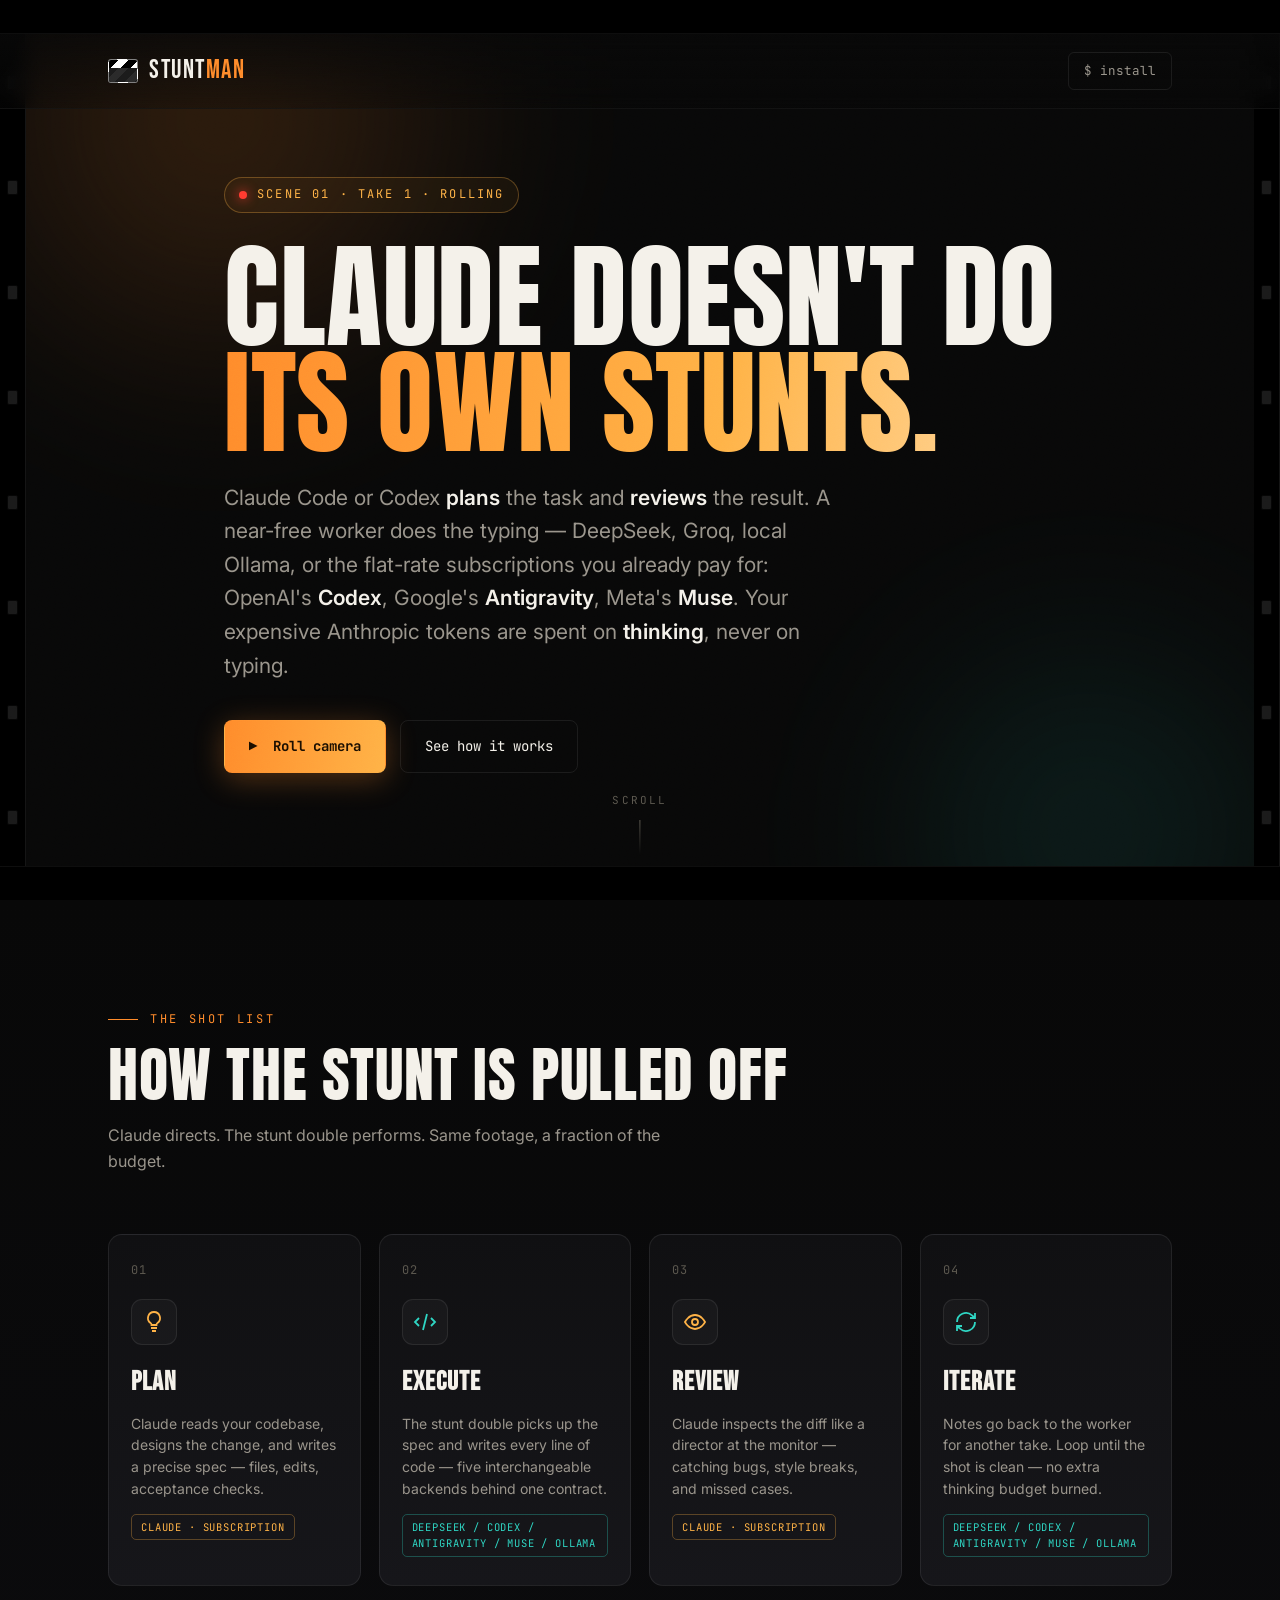
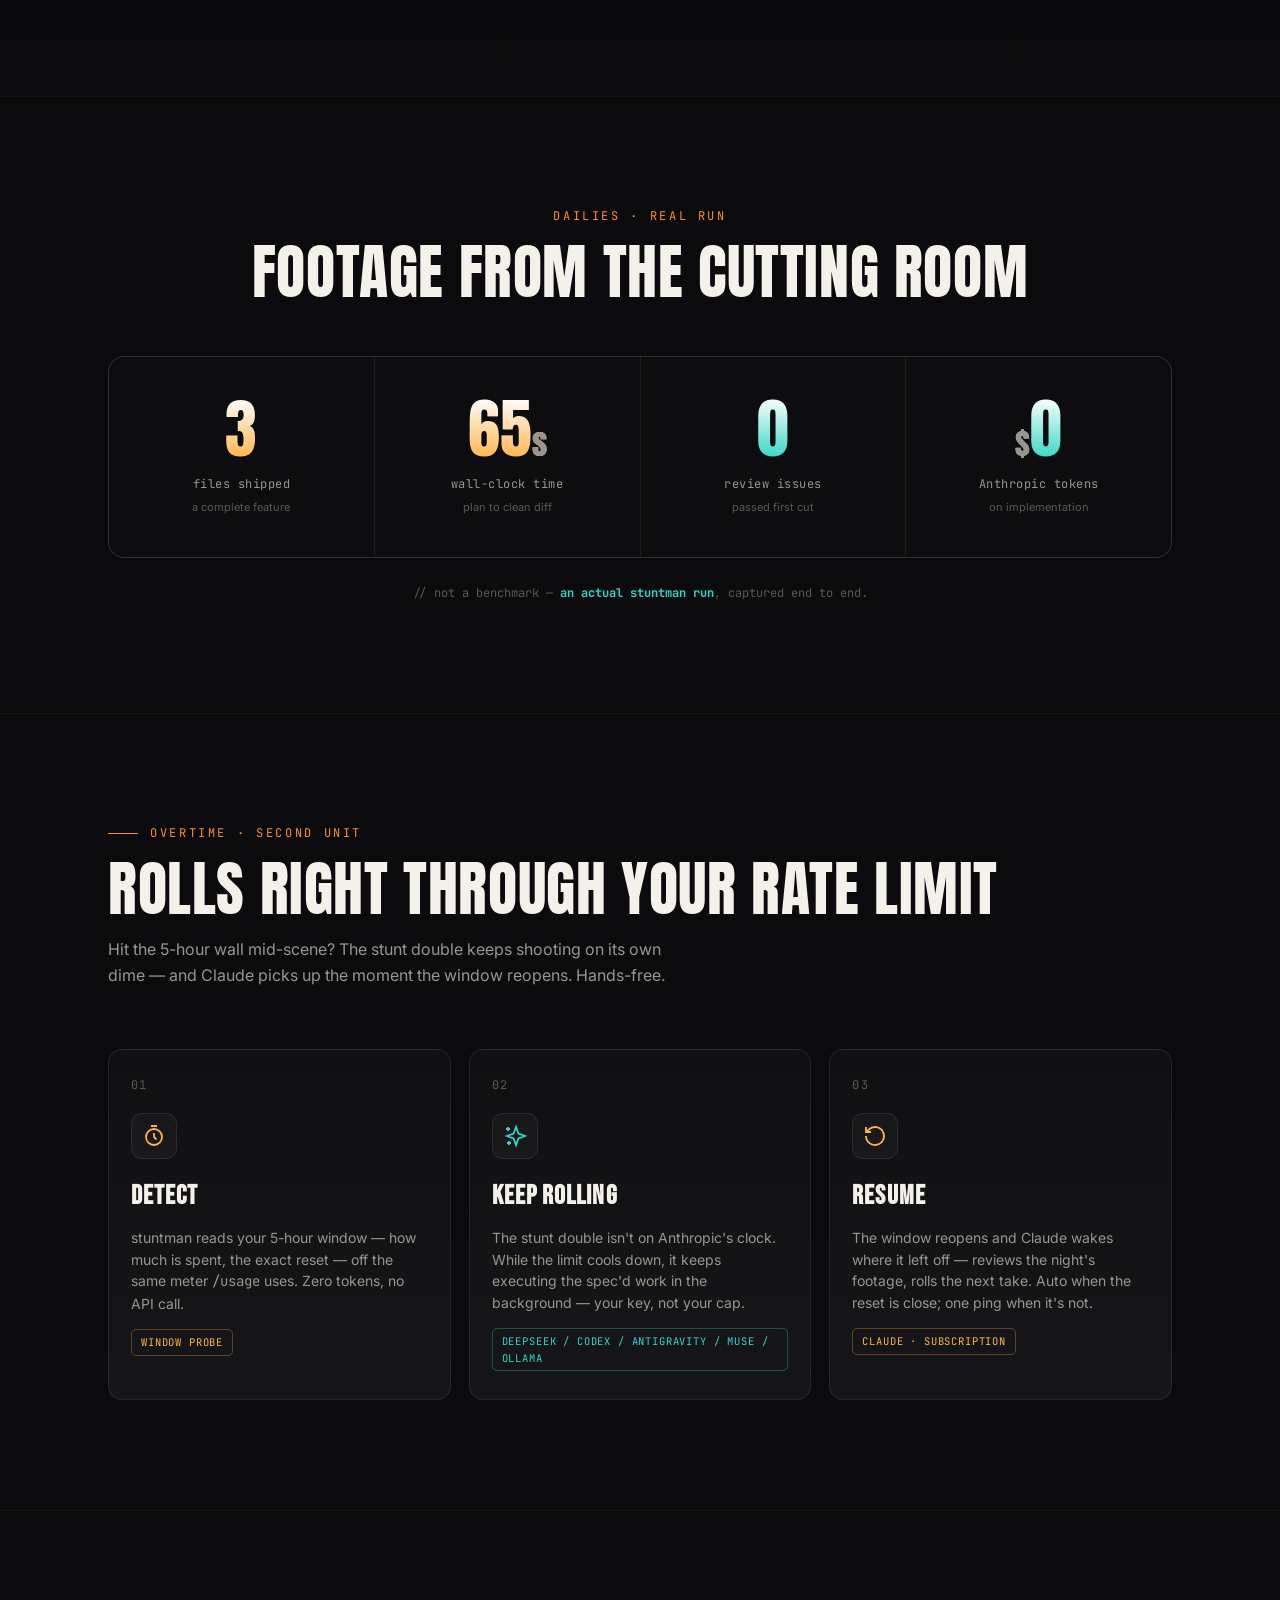
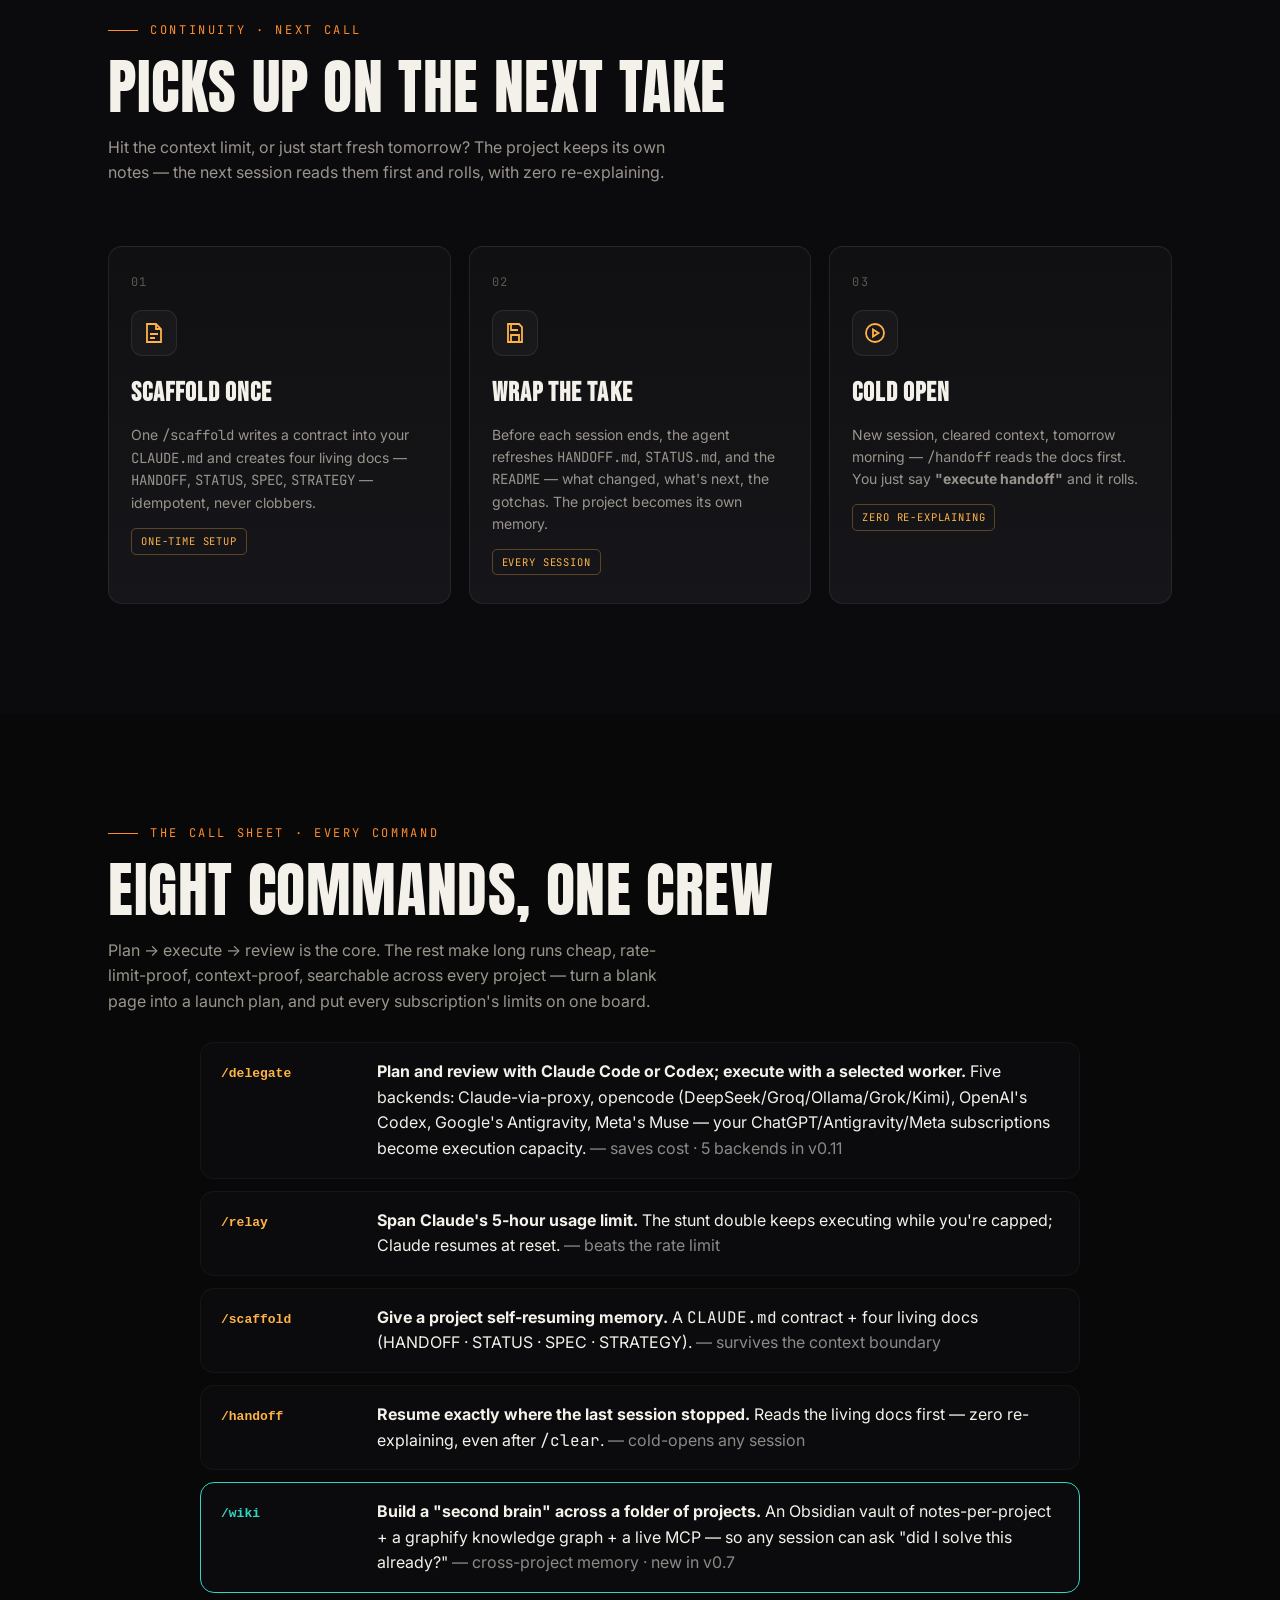
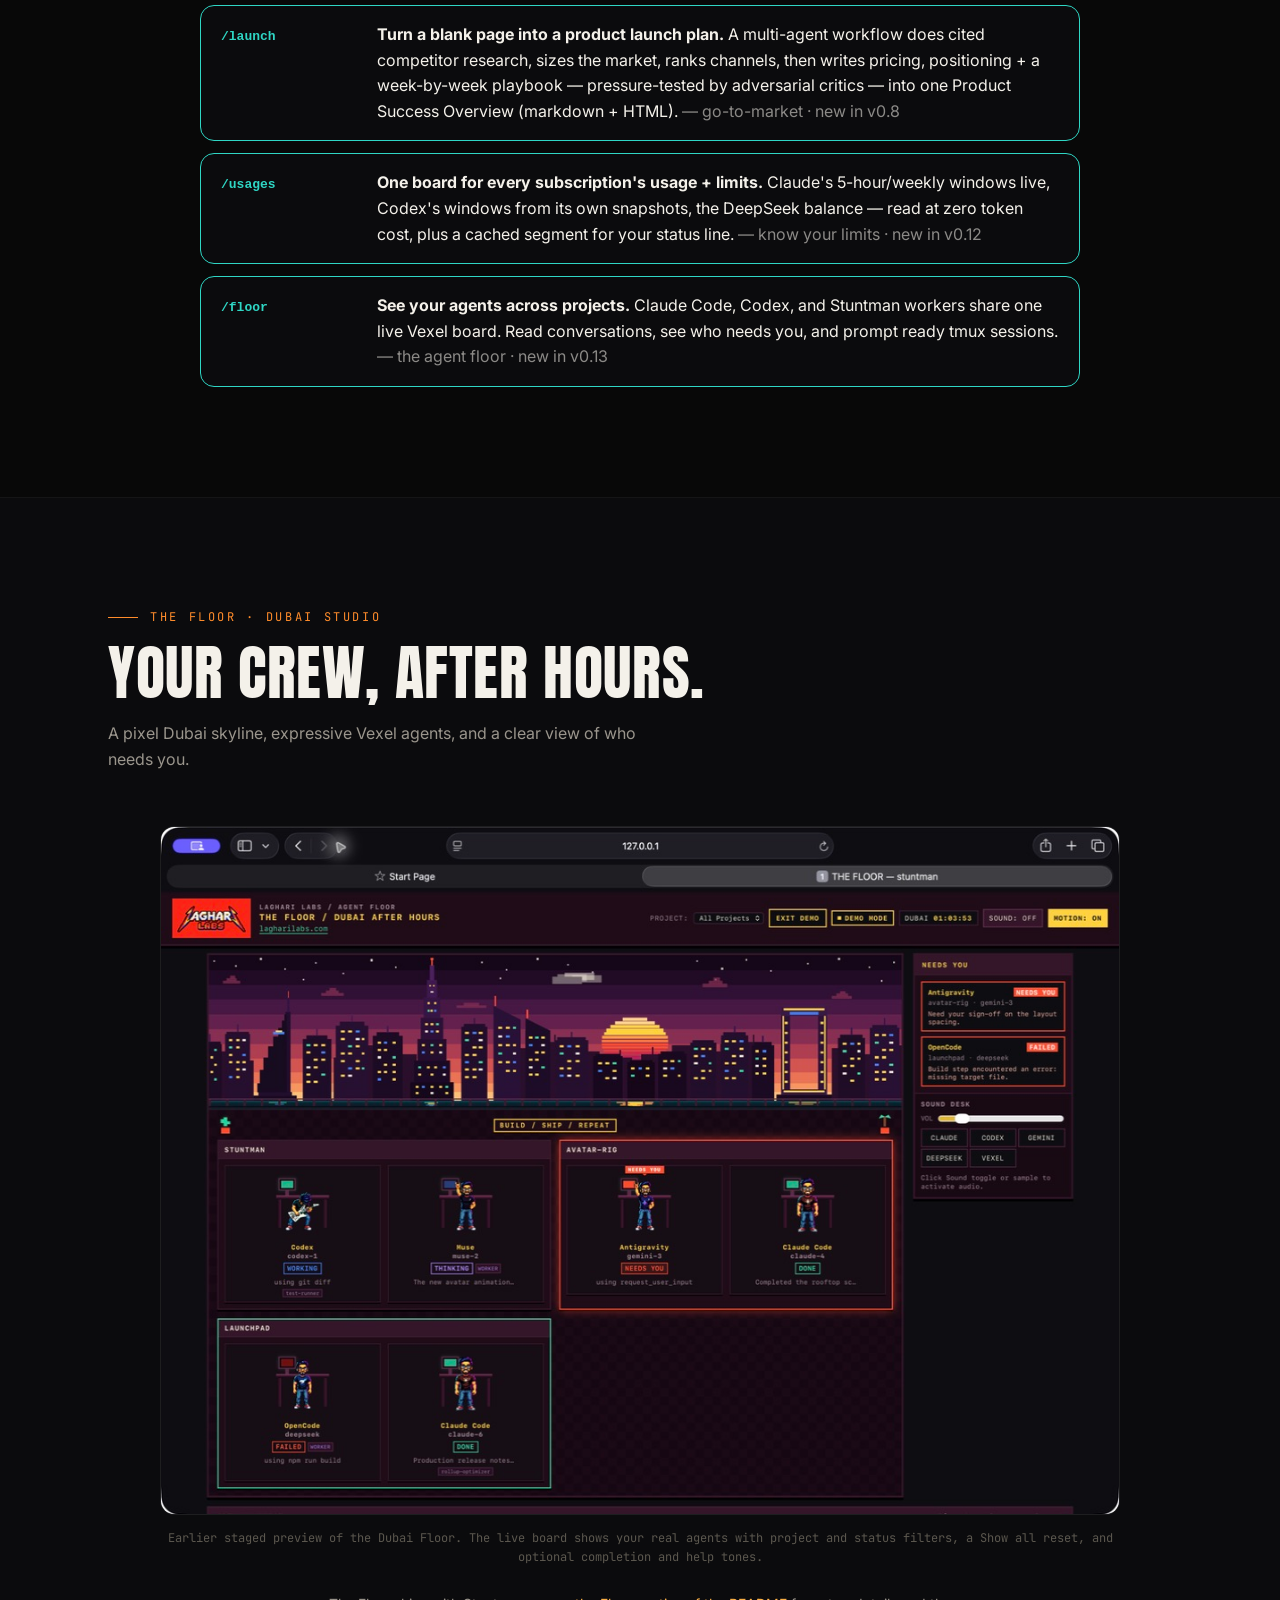
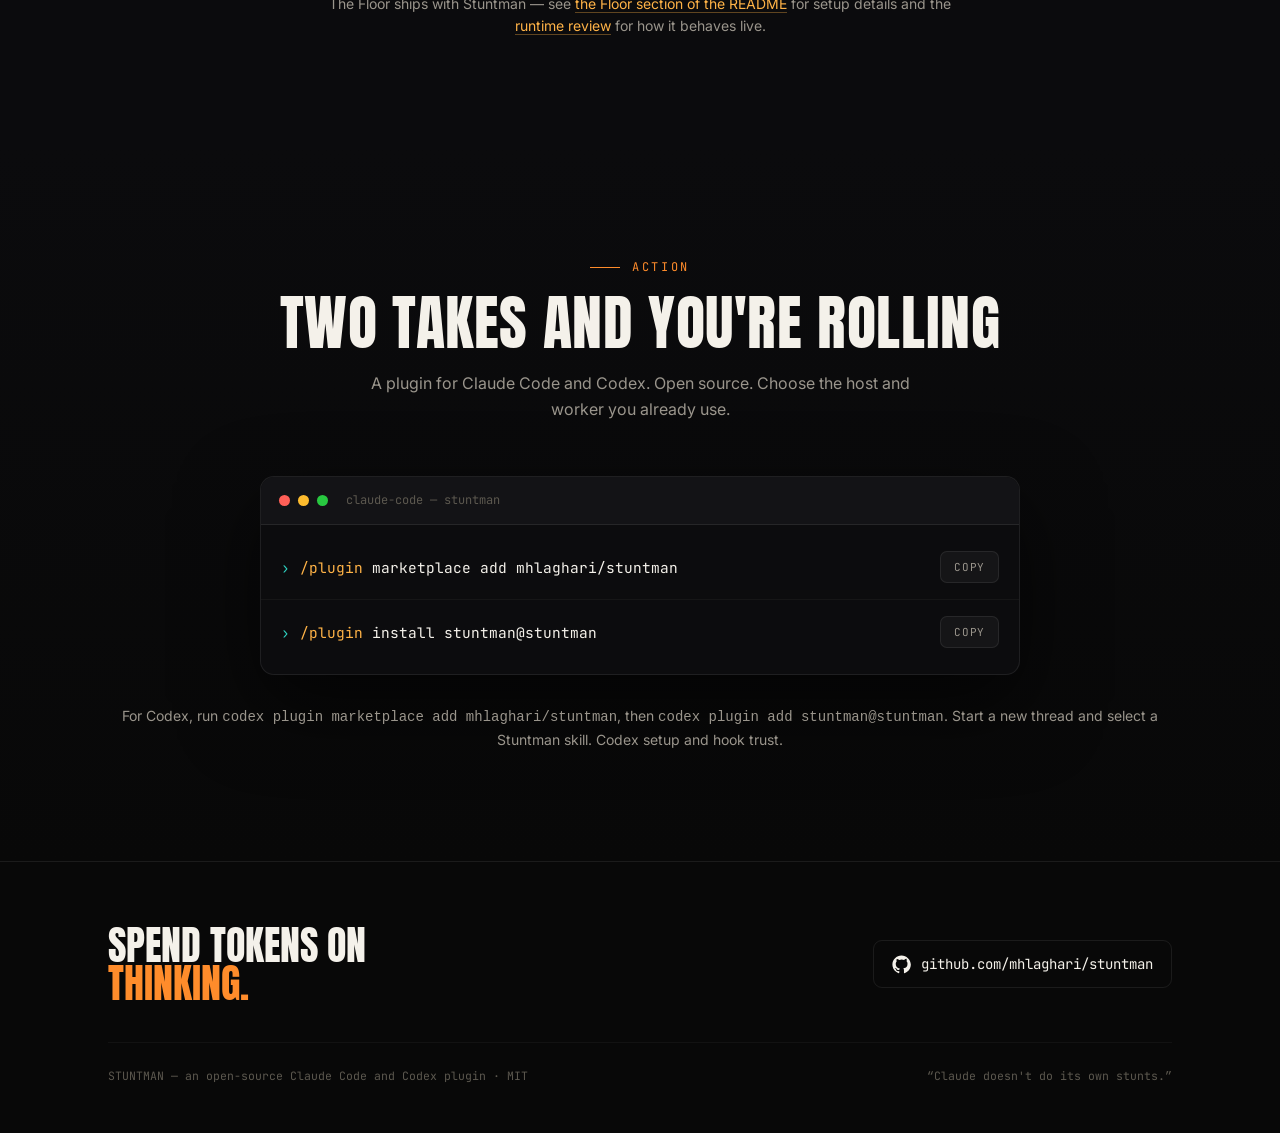
<file: docs/index.html>
<!DOCTYPE html>
<html lang="en">
<head>
<meta charset="UTF-8">
<meta name="viewport" content="width=device-width, initial-scale=1.0">
<title>Stuntman — Claude doesn't do its own stunts.</title>
<meta name="description" content="Claude Code plans and reviews. A near-free worker does the typing — DeepSeek, Ollama, or your Codex, Antigravity, and Muse subscriptions. Spend your Claude tokens on thinking, never on typing.">
<link rel="icon" href="data:image/svg+xml,%3Csvg xmlns='http://www.w3.org/2000/svg' viewBox='0 0 32 32'%3E%3Crect width='32' height='32' rx='6' fill='%23080808'/%3E%3Cpath d='M4 12 28 6' stroke='%23ff8c2b' stroke-width='3'/%3E%3Crect x='4' y='13' width='24' height='15' rx='2' fill='%23161616'/%3E%3C/svg%3E">
<link rel="preconnect" href="https://fonts.googleapis.com">
<link rel="preconnect" href="https://fonts.gstatic.com" crossorigin>
<link href="https://fonts.googleapis.com/css2?family=Anton&family=Bebas+Neue&family=JetBrains+Mono:wght@400;500;700&family=Inter:wght@400;500;600;700&display=swap" rel="stylesheet">
<style>
  :root{
    --black:#080808;
    --panel:#101012;
    --panel-2:#16161a;
    --ink:#f4f1ea;
    --muted:#9a958c;
    --faint:#5c584f;
    --amber:#ffb347;
    --tungsten:#ff8c2b;
    --teal:#2fd6c4;
    --stunt:#ff3b30;
    --line:rgba(255,255,255,.08);
    --line-2:rgba(255,255,255,.04);
    --maxw:1120px;
  }
  *{box-sizing:border-box;margin:0;padding:0}
  html{scroll-behavior:smooth}
  body{
    background:var(--black);
    color:var(--ink);
    font-family:'Inter',system-ui,sans-serif;
    line-height:1.6;
    overflow-x:hidden;
    -webkit-font-smoothing:antialiased;
  }
  /* film grain overlay */
  body::after{
    content:"";
    position:fixed;inset:0;z-index:2000;pointer-events:none;
    opacity:.045;mix-blend-mode:overlay;
    background-image:url("data:image/svg+xml,%3Csvg xmlns='http://www.w3.org/2000/svg' width='160' height='160'%3E%3Cfilter id='n'%3E%3CfeTurbulence type='fractalNoise' baseFrequency='.85' numOctaves='3' stitchTiles='stitch'/%3E%3C/filter%3E%3Crect width='100%25' height='100%25' filter='url(%23n)'/%3E%3C/svg%3E");
    animation:grain 1.2s steps(3) infinite;
  }
  @keyframes grain{
    0%,100%{transform:translate(0,0)}
    33%{transform:translate(-4%,2%)}
    66%{transform:translate(3%,-3%)}
  }
  /* cinematic letterbox bars */
  .bar{position:fixed;left:0;right:0;height:34px;background:#000;z-index:1500;pointer-events:none}
  .bar.top{top:0;border-bottom:1px solid rgba(255,255,255,.05)}
  .bar.bot{bottom:0;border-top:1px solid rgba(255,255,255,.05)}
  @media(max-width:640px){.bar{height:18px}}

  a{color:inherit;text-decoration:none}
  .wrap{max-width:var(--maxw);margin:0 auto;padding:0 28px}
  .mono{font-family:'JetBrains Mono',monospace}

  /* ---------- NAV ---------- */
  nav{
    position:fixed;top:34px;left:0;right:0;z-index:1200;
    backdrop-filter:blur(10px);
    background:linear-gradient(180deg,rgba(8,8,8,.82),rgba(8,8,8,.3));
    border-bottom:1px solid var(--line-2);
    transition:padding .3s ease, background .3s ease;
  }
  @media(max-width:640px){nav{top:18px}}
  nav .wrap{display:flex;align-items:center;justify-content:space-between;padding-top:16px;padding-bottom:16px}
  .brand{display:flex;align-items:center;gap:11px;font-family:'Bebas Neue',sans-serif;font-size:26px;letter-spacing:.06em}
  .slate{
    width:30px;height:24px;border-radius:3px;position:relative;overflow:hidden;
    background:repeating-linear-gradient(135deg,#000 0 7px,#fff 7px 14px);
    border:1px solid rgba(255,255,255,.5);flex:none;
  }
  .slate::before{
    content:"";position:absolute;left:0;right:0;bottom:0;height:62%;
    background:repeating-linear-gradient(135deg,#1b1b1b 0 7px,#2a2a2a 7px 14px);
  }
  .brand b{color:var(--ink);font-weight:400}
  .brand .x{color:var(--tungsten)}
  .nav-cta{font-family:'JetBrains Mono',monospace;font-size:12.5px;color:var(--muted);border:1px solid var(--line);padding:8px 15px;border-radius:6px;transition:.2s}
  .nav-cta:hover{color:var(--ink);border-color:var(--amber);box-shadow:0 0 24px rgba(255,140,43,.18)}

  /* ---------- HERO ---------- */
  header{position:relative;min-height:100vh;display:flex;align-items:center;padding:140px 0 90px;overflow:hidden}
  /* tungsten spotlight sweep */
  .spot{position:absolute;border-radius:50%;filter:blur(70px);pointer-events:none;opacity:.55}
  .spot.a{width:760px;height:760px;top:-260px;left:-160px;background:radial-gradient(circle,rgba(255,140,43,.34),transparent 62%);animation:float1 14s ease-in-out infinite}
  .spot.b{width:620px;height:620px;bottom:-240px;right:-120px;background:radial-gradient(circle,rgba(47,214,196,.22),transparent 62%);animation:float2 18s ease-in-out infinite}
  @keyframes float1{0%,100%{transform:translate(0,0)}50%{transform:translate(60px,40px)}}
  @keyframes float2{0%,100%{transform:translate(0,0)}50%{transform:translate(-50px,-30px)}}
  /* sprocket film strip down the side */
  .filmstrip{position:absolute;top:0;bottom:0;width:26px;background:#000;border-right:1px solid var(--line);display:flex;flex-direction:column;justify-content:space-around;align-items:center;padding:30px 0;z-index:3}
  .filmstrip.left{left:0}.filmstrip.right{right:0}
  .filmstrip i{width:11px;height:15px;background:#1a1a1a;border-radius:2px;border:1px solid #050505}
  @media(max-width:860px){.filmstrip{display:none}}

  .hero-inner{position:relative;z-index:5;max-width:880px}
  .take{display:inline-flex;align-items:center;gap:10px;font-family:'JetBrains Mono',monospace;font-size:12px;letter-spacing:.18em;color:var(--amber);text-transform:uppercase;border:1px solid rgba(255,179,71,.3);background:rgba(255,179,71,.05);padding:7px 14px;border-radius:100px;margin-bottom:30px}
  .take .dot{width:8px;height:8px;border-radius:50%;background:var(--stunt);box-shadow:0 0 12px var(--stunt);animation:rec 1.4s ease-in-out infinite}
  @keyframes rec{0%,100%{opacity:1}50%{opacity:.25}}

  h1.title{
    font-family:'Anton',sans-serif;
    font-weight:400;
    font-size:clamp(48px,9vw,116px);
    line-height:.92;
    letter-spacing:.005em;
    text-transform:uppercase;
    margin-bottom:26px;
  }
  h1.title .l2{
    display:block;
    background:linear-gradient(100deg,var(--tungsten),var(--amber) 60%,#ffd9a0);
    -webkit-background-clip:text;background-clip:text;color:transparent;
    position:relative;
  }
  .oneliner{font-size:clamp(17px,2.2vw,21px);color:var(--muted);max-width:620px;margin-bottom:38px}
  .oneliner b{color:var(--ink);font-weight:600}
  .hero-cta{display:flex;gap:14px;flex-wrap:wrap;align-items:center}
  .btn{font-family:'JetBrains Mono',monospace;font-size:14px;padding:14px 24px;border-radius:8px;border:1px solid transparent;cursor:pointer;transition:.2s;display:inline-flex;align-items:center;gap:9px}
  .btn.primary{background:linear-gradient(100deg,var(--tungsten),var(--amber));color:#1a0e00;font-weight:700;box-shadow:0 6px 30px rgba(255,140,43,.3)}
  .btn.primary:hover{transform:translateY(-2px);box-shadow:0 10px 40px rgba(255,140,43,.45)}
  .btn.ghost{border-color:var(--line);color:var(--ink)}
  .btn.ghost:hover{border-color:var(--muted);background:rgba(255,255,255,.03)}

  .scroll-hint{position:absolute;bottom:46px;left:50%;transform:translateX(-50%);z-index:5;font-family:'JetBrains Mono',monospace;font-size:11px;letter-spacing:.2em;color:var(--faint);text-transform:uppercase;display:flex;flex-direction:column;align-items:center;gap:10px}
  .scroll-hint .ln{width:1px;height:34px;background:linear-gradient(var(--faint),transparent);animation:drop 2s ease-in-out infinite}
  @keyframes drop{0%,100%{transform:scaleY(.4);opacity:.4;transform-origin:top}50%{transform:scaleY(1);opacity:1;transform-origin:top}}
  @media(max-width:640px){.scroll-hint{display:none}}

  /* ---------- SECTION SHELL ---------- */
  section{position:relative;padding:110px 0}
  .eyebrow{font-family:'JetBrains Mono',monospace;font-size:12px;letter-spacing:.22em;text-transform:uppercase;color:var(--tungsten);margin-bottom:16px;display:flex;align-items:center;gap:12px}
  .eyebrow::before{content:"";width:30px;height:1px;background:var(--tungsten)}
  h2.sec{font-family:'Anton',sans-serif;font-weight:400;font-size:clamp(34px,5.5vw,60px);line-height:1;text-transform:uppercase;letter-spacing:.01em;margin-bottom:18px}
  .sec-sub{color:var(--muted);max-width:560px;font-size:16px}

  /* ---------- HOW IT WORKS ---------- */
  #how{background:linear-gradient(180deg,var(--black),#0b0b0d)}
  .steps{display:grid;grid-template-columns:repeat(4,1fr);gap:18px;margin-top:60px;position:relative}
  @media(max-width:860px){.steps{grid-template-columns:repeat(2,1fr)}}
  @media(max-width:520px){.steps{grid-template-columns:1fr}}
  .step{
    position:relative;background:linear-gradient(180deg,var(--panel),var(--panel-2));
    border:1px solid var(--line);border-radius:14px;padding:26px 22px 28px;overflow:hidden;
    transition:transform .35s ease, border-color .35s ease, box-shadow .35s ease;
  }
  .step::before{content:"";position:absolute;inset:0;background:radial-gradient(circle at 50% -10%,var(--gl,rgba(255,140,43,.16)),transparent 60%);opacity:0;transition:opacity .4s}
  .step:hover{transform:translateY(-6px);border-color:var(--bd,rgba(255,140,43,.4))}
  .step:hover::before{opacity:1}
  .step .num{font-family:'JetBrains Mono',monospace;font-size:12px;color:var(--faint);letter-spacing:.1em}
  .step .ico{font-family:'Bebas Neue',sans-serif;font-size:13px;letter-spacing:.1em;width:46px;height:46px;display:grid;place-items:center;border-radius:11px;margin:18px 0 16px;background:rgba(255,255,255,.03);border:1px solid var(--line);position:relative}
  .step .ico svg{width:24px;height:24px}
  .step h3{font-family:'Bebas Neue',sans-serif;font-size:27px;letter-spacing:.04em;margin-bottom:9px}
  .step p{font-size:14px;color:var(--muted);line-height:1.55}
  .step .who{display:inline-block;margin-top:14px;font-family:'JetBrains Mono',monospace;font-size:10.5px;letter-spacing:.08em;text-transform:uppercase;padding:4px 9px;border-radius:5px;border:1px solid var(--line)}
  .step[data-role="claude"] .who{color:var(--amber);border-color:rgba(255,179,71,.3)}
  .step[data-role="worker"] .who{color:var(--teal);border-color:rgba(47,214,196,.3)}
  /* connector arrows */
  .step:not(:last-child)::after{
    content:"";position:absolute;top:50%;right:-13px;width:18px;height:18px;
    border-top:2px solid var(--faint);border-right:2px solid var(--faint);
    transform:translateY(-50%) rotate(45deg);z-index:6;
  }
  @media(max-width:860px){.step:not(:last-child)::after{display:none}}
  /* relay + handoff sections: 3-up, collapse on small screens */
  #relay .steps,#handoff .steps{grid-template-columns:repeat(3,1fr)}
  @media(max-width:860px){#relay .steps,#handoff .steps{grid-template-columns:1fr}}

  /* ---------- STAT STRIP ---------- */
  #results{background:#0b0b0d;border-top:1px solid var(--line-2);border-bottom:1px solid var(--line-2)}
  .results-head{text-align:center;margin-bottom:54px}
  .results-head .eyebrow{justify-content:center}
  .results-head .eyebrow::before{display:none}
  .stats{display:grid;grid-template-columns:repeat(4,1fr);gap:1px;background:var(--line);border:1px solid var(--line);border-radius:16px;overflow:hidden}
  @media(max-width:760px){.stats{grid-template-columns:repeat(2,1fr)}}
  .stat{background:#0d0d0f;padding:40px 24px;text-align:center;position:relative;transition:background .3s}
  .stat:hover{background:#111114}
  .stat .big{font-family:'Anton',sans-serif;font-size:clamp(40px,6vw,64px);line-height:1;background:linear-gradient(180deg,#fff,var(--amber));-webkit-background-clip:text;background-clip:text;color:transparent}
  .stat .big .u{font-size:.5em;color:var(--muted);-webkit-text-fill-color:var(--muted)}
  .stat .lbl{font-family:'JetBrains Mono',monospace;font-size:12px;color:var(--muted);margin-top:14px;letter-spacing:.04em}
  .stat .sub{font-size:11px;color:var(--faint);margin-top:5px}
  .stat.hl .big{background:linear-gradient(180deg,#fff,var(--teal));-webkit-background-clip:text;background-clip:text;color:transparent}
  .real-tag{text-align:center;margin-top:26px;font-family:'JetBrains Mono',monospace;font-size:12px;color:var(--faint)}
  .real-tag b{color:var(--teal)}

  /* ---------- INSTALL ---------- */
  #install{background:linear-gradient(180deg,#0b0b0d,var(--black))}
  .terminal{max-width:760px;margin:54px auto 0;background:#0c0c0e;border:1px solid var(--line);border-radius:14px;overflow:hidden;box-shadow:0 30px 80px rgba(0,0,0,.6)}
  .term-bar{display:flex;align-items:center;gap:8px;padding:14px 18px;background:#131316;border-bottom:1px solid var(--line)}
  .term-bar .d{width:11px;height:11px;border-radius:50%}
  .term-bar .d.r{background:#ff5f57}.term-bar .d.y{background:#febc2e}.term-bar .d.g{background:#28c840}
  .term-bar .ttl{margin-left:10px;font-family:'JetBrains Mono',monospace;font-size:12px;color:var(--faint)}
  .term-body{padding:10px 0}
  .cmd-row{display:flex;align-items:center;justify-content:space-between;gap:14px;padding:16px 20px;transition:background .2s}
  .cmd-row:hover{background:rgba(255,255,255,.02)}
  .cmd-row + .cmd-row{border-top:1px solid var(--line-2)}
  .cmd{font-family:'JetBrains Mono',monospace;font-size:14.5px;color:var(--ink);overflow-x:auto;white-space:nowrap}
  .cmd .pr{color:var(--teal);user-select:none;margin-right:10px}
  .cmd .k{color:var(--amber)}
  .copy{flex:none;font-family:'JetBrains Mono',monospace;font-size:11px;letter-spacing:.06em;text-transform:uppercase;color:var(--muted);background:rgba(255,255,255,.04);border:1px solid var(--line);padding:8px 13px;border-radius:7px;cursor:pointer;transition:.2s}
  .copy:hover{color:var(--ink);border-color:var(--amber)}
  .copy.done{color:#1a0e00;background:var(--amber);border-color:var(--amber)}
  .install-note{text-align:center;color:var(--muted);font-size:14px;margin-top:30px}
  .install-note .mono{color:var(--amber)}

  /* ---------- FLOOR ---------- */
  .floor-shot{max-width:960px;margin:54px auto 0}
  .floor-shot a{display:block;border:1px solid var(--line);border-radius:14px;overflow:hidden}
  .floor-shot img{display:block;width:100%;height:auto}
  .floor-shot figcaption{margin-top:14px;font-family:'JetBrains Mono',monospace;font-size:12px;color:var(--faint);text-align:center}
  .floor-links{max-width:640px;margin:26px auto 0;text-align:center;color:var(--muted);font-size:14px}
  .floor-links a{color:var(--amber);border-bottom:1px solid rgba(255,179,71,.35)}
  .floor-links a:hover{border-bottom-color:var(--amber)}

  /* ---------- FOOTER ---------- */
  footer{border-top:1px solid var(--line);padding:64px 0 48px;background:var(--black)}
  .foot-grid{display:flex;align-items:center;justify-content:space-between;gap:24px;flex-wrap:wrap}
  .foot-tag{font-family:'Anton',sans-serif;font-size:clamp(26px,4vw,40px);text-transform:uppercase;line-height:.95;color:var(--ink)}
  .foot-tag span{color:var(--tungsten)}
  .foot-right{text-align:right}
  .gh{display:inline-flex;align-items:center;gap:10px;font-family:'JetBrains Mono',monospace;font-size:14px;border:1px solid var(--line);padding:12px 18px;border-radius:9px;transition:.2s}
  .gh:hover{border-color:var(--amber);color:var(--amber);box-shadow:0 0 30px rgba(255,140,43,.18)}
  .gh svg{width:19px;height:19px;fill:currentColor}
  .foot-meta{margin-top:40px;padding-top:24px;border-top:1px solid var(--line-2);display:flex;justify-content:space-between;flex-wrap:wrap;gap:10px;font-family:'JetBrains Mono',monospace;font-size:11.5px;color:var(--faint)}
  .foot-meta a:hover{color:var(--muted)}

  /* ---------- REVEAL ---------- */
  .reveal{opacity:0;transform:translateY(28px);transition:opacity .8s cubic-bezier(.2,.7,.2,1),transform .8s cubic-bezier(.2,.7,.2,1)}
  .reveal.in{opacity:1;transform:none}
  .reveal[data-d="1"]{transition-delay:.08s}
  .reveal[data-d="2"]{transition-delay:.16s}
  .reveal[data-d="3"]{transition-delay:.24s}
  @media(prefers-reduced-motion:reduce){
    .reveal{opacity:1;transform:none;transition:none}
    .spot,.grain,body::after,.scroll-hint .ln,.take .dot{animation:none!important}
  }
</style>
</head>
<body>
<div class="bar top"></div>
<div class="bar bot"></div>

<nav>
  <div class="wrap">
    <a class="brand" href="#top"><span class="slate"></span><b>STUNT<span class="x">MAN</span></b></a>
    <a class="nav-cta" href="#install">$ install</a>
  </div>
</nav>

<header id="top">
  <div class="filmstrip left"><i></i><i></i><i></i><i></i><i></i><i></i><i></i><i></i></div>
  <div class="filmstrip right"><i></i><i></i><i></i><i></i><i></i><i></i><i></i><i></i></div>
  <div class="spot a"></div>
  <div class="spot b"></div>
  <div class="wrap">
    <div class="hero-inner">
      <div class="take"><span class="dot"></span> Scene 01 · Take 1 · Rolling</div>
      <h1 class="title">Claude doesn't do<span class="l2">its own stunts.</span></h1>
      <p class="oneliner">Claude Code or Codex <b>plans</b> the task and <b>reviews</b> the result. A near-free worker does the typing — DeepSeek, Groq, local Ollama, or the flat-rate subscriptions you already pay for: OpenAI's <b>Codex</b>, Google's <b>Antigravity</b>, Meta's <b>Muse</b>. Your expensive Anthropic tokens are spent on <b>thinking</b>, never on typing.</p>
      <div class="hero-cta">
        <a class="btn primary" href="#install">▶ &nbsp;Roll camera</a>
        <a class="btn ghost" href="#how">See how it works</a>
      </div>
    </div>
  </div>
  <div class="scroll-hint">scroll<div class="ln"></div></div>
</header>

<section id="how">
  <div class="wrap">
    <div class="reveal">
      <div class="eyebrow">The shot list</div>
      <h2 class="sec">How the stunt is pulled off</h2>
      <p class="sec-sub">Claude directs. The stunt double performs. Same footage, a fraction of the budget.</p>
    </div>
    <div class="steps">
      <div class="step reveal" data-role="claude" data-d="0" style="--bd:rgba(255,179,71,.45);--gl:rgba(255,179,71,.16)">
        <div class="num">01</div>
        <div class="ico" style="color:var(--amber)">
          <svg viewBox="0 0 24 24" fill="none" stroke="currentColor" stroke-width="1.8"><path d="M9 18h6M10 21h4M12 2a6 6 0 0 0-3.5 10.9c.6.45 1 1.15 1 1.9V15h5v-.2c0-.75.4-1.45 1-1.9A6 6 0 0 0 12 2Z"/></svg>
        </div>
        <h3>Plan</h3>
        <p>Claude reads your codebase, designs the change, and writes a precise spec — files, edits, acceptance checks.</p>
        <span class="who">Claude · subscription</span>
      </div>
      <div class="step reveal" data-role="worker" data-d="1" style="--bd:rgba(47,214,196,.45);--gl:rgba(47,214,196,.16)">
        <div class="num">02</div>
        <div class="ico" style="color:var(--teal)">
          <svg viewBox="0 0 24 24" fill="none" stroke="currentColor" stroke-width="1.8"><path d="m6 8-4 4 4 4M18 8l4 4-4 4M14 4l-4 16"/></svg>
        </div>
        <h3>Execute</h3>
        <p>The stunt double picks up the spec and writes every line of code — five interchangeable backends behind one contract.</p>
        <span class="who">DeepSeek / Codex / Antigravity / Muse / Ollama</span>
      </div>
      <div class="step reveal" data-role="claude" data-d="2" style="--bd:rgba(255,179,71,.45);--gl:rgba(255,179,71,.16)">
        <div class="num">03</div>
        <div class="ico" style="color:var(--amber)">
          <svg viewBox="0 0 24 24" fill="none" stroke="currentColor" stroke-width="1.8"><path d="M2 12s3.5-7 10-7 10 7 10 7-3.5 7-10 7-10-7-10-7Z"/><circle cx="12" cy="12" r="3"/></svg>
        </div>
        <h3>Review</h3>
        <p>Claude inspects the diff like a director at the monitor — catching bugs, style breaks, and missed cases.</p>
        <span class="who">Claude · subscription</span>
      </div>
      <div class="step reveal" data-role="worker" data-d="3" style="--bd:rgba(47,214,196,.45);--gl:rgba(47,214,196,.16)">
        <div class="num">04</div>
        <div class="ico" style="color:var(--teal)">
          <svg viewBox="0 0 24 24" fill="none" stroke="currentColor" stroke-width="1.8"><path d="M3 12a9 9 0 0 1 15-6.7L21 8M21 3v5h-5M21 12a9 9 0 0 1-15 6.7L3 16M3 21v-5h5"/></svg>
        </div>
        <h3>Iterate</h3>
        <p>Notes go back to the worker for another take. Loop until the shot is clean — no extra thinking budget burned.</p>
        <span class="who">DeepSeek / Codex / Antigravity / Muse / Ollama</span>
      </div>
    </div>
  </div>
</section>

<section id="results">
  <div class="wrap">
    <div class="results-head reveal">
      <div class="eyebrow">Dailies · real run</div>
      <h2 class="sec">Footage from the cutting room</h2>
    </div>
    <div class="stats reveal" data-d="1">
      <div class="stat">
        <div class="big" data-count="3">0</div>
        <div class="lbl">files shipped</div>
        <div class="sub">a complete feature</div>
      </div>
      <div class="stat">
        <div class="big"><span data-count="65">0</span><span class="u">s</span></div>
        <div class="lbl">wall-clock time</div>
        <div class="sub">plan to clean diff</div>
      </div>
      <div class="stat hl">
        <div class="big" data-count="0">0</div>
        <div class="lbl">review issues</div>
        <div class="sub">passed first cut</div>
      </div>
      <div class="stat hl">
        <div class="big"><span class="u">$</span><span data-count="0">0</span></div>
        <div class="lbl">Anthropic tokens</div>
        <div class="sub">on implementation</div>
      </div>
    </div>
    <div class="real-tag reveal" data-d="2">// not a benchmark — <b>an actual stuntman run</b>, captured end to end.</div>
  </div>
</section>

<section id="relay" style="background:#0b0b0d">
  <div class="wrap">
    <div class="reveal">
      <div class="eyebrow">Overtime · second unit</div>
      <h2 class="sec">Rolls right through your rate limit</h2>
      <p class="sec-sub">Hit the 5-hour wall mid-scene? The stunt double keeps shooting on its own dime — and Claude picks up the moment the window reopens. Hands-free.</p>
    </div>
    <div class="steps">
      <div class="step reveal" data-role="claude" data-d="0" style="--bd:rgba(255,179,71,.45);--gl:rgba(255,179,71,.16)">
        <div class="num">01</div>
        <div class="ico" style="color:var(--amber)">
          <svg viewBox="0 0 24 24" fill="none" stroke="currentColor" stroke-width="1.8"><circle cx="12" cy="13" r="8"/><path d="M12 9v4l2.5 2.5M9 2h6"/></svg>
        </div>
        <h3>Detect</h3>
        <p>stuntman reads your 5-hour window — how much is spent, the exact reset — off the same meter <span class="mono">/usage</span> uses. Zero tokens, no API call.</p>
        <span class="who">window probe</span>
      </div>
      <div class="step reveal" data-role="worker" data-d="1" style="--bd:rgba(47,214,196,.45);--gl:rgba(47,214,196,.16)">
        <div class="num">02</div>
        <div class="ico" style="color:var(--teal)">
          <svg viewBox="0 0 24 24" fill="none" stroke="currentColor" stroke-width="1.8"><path d="M5 3v4M3 5h4M6 17v4M4 19h4M13 3l2.4 6.6L22 12l-6.6 2.4L13 21l-2.4-6.6L4 12l6.6-2.4z"/></svg>
        </div>
        <h3>Keep rolling</h3>
        <p>The stunt double isn't on Anthropic's clock. While the limit cools down, it keeps executing the spec'd work in the background — your key, not your cap.</p>
        <span class="who">DeepSeek / Codex / Antigravity / Muse / Ollama</span>
      </div>
      <div class="step reveal" data-role="claude" data-d="2" style="--bd:rgba(255,179,71,.45);--gl:rgba(255,179,71,.16)">
        <div class="num">03</div>
        <div class="ico" style="color:var(--amber)">
          <svg viewBox="0 0 24 24" fill="none" stroke="currentColor" stroke-width="1.8"><path d="M3 12a9 9 0 1 0 3-6.7L3 8M3 3v5h5"/></svg>
        </div>
        <h3>Resume</h3>
        <p>The window reopens and Claude wakes where it left off — reviews the night's footage, rolls the next take. Auto when the reset is close; one ping when it's not.</p>
        <span class="who">Claude · subscription</span>
      </div>
    </div>
  </div>
</section>

<section id="handoff" style="background:#0b0b0d;border-top:1px solid var(--line-2)">
  <div class="wrap">
    <div class="reveal">
      <div class="eyebrow">Continuity · next call</div>
      <h2 class="sec">Picks up on the next take</h2>
      <p class="sec-sub">Hit the context limit, or just start fresh tomorrow? The project keeps its own notes — the next session reads them first and rolls, with zero re-explaining.</p>
    </div>
    <div class="steps">
      <div class="step reveal" data-role="claude" data-d="0" style="--bd:rgba(255,179,71,.45);--gl:rgba(255,179,71,.16)">
        <div class="num">01</div>
        <div class="ico" style="color:var(--amber)">
          <svg viewBox="0 0 24 24" fill="none" stroke="currentColor" stroke-width="1.8"><path d="M5 3h9l5 5v13H5z"/><path d="M14 3v5h5M8 13h8M8 17h5"/></svg>
        </div>
        <h3>Scaffold once</h3>
        <p>One <span class="mono">/scaffold</span> writes a contract into your <span class="mono">CLAUDE.md</span> and creates four living docs — <span class="mono">HANDOFF</span>, <span class="mono">STATUS</span>, <span class="mono">SPEC</span>, <span class="mono">STRATEGY</span> — idempotent, never clobbers.</p>
        <span class="who">one-time setup</span>
      </div>
      <div class="step reveal" data-role="claude" data-d="1" style="--bd:rgba(255,179,71,.45);--gl:rgba(255,179,71,.16)">
        <div class="num">02</div>
        <div class="ico" style="color:var(--amber)">
          <svg viewBox="0 0 24 24" fill="none" stroke="currentColor" stroke-width="1.8"><path d="M5 3h11l3 3v15H5z"/><path d="M8 3v6h7M8 21v-7h8v7"/></svg>
        </div>
        <h3>Wrap the take</h3>
        <p>Before each session ends, the agent refreshes <span class="mono">HANDOFF.md</span>, <span class="mono">STATUS.md</span>, and the <span class="mono">README</span> — what changed, what's next, the gotchas. The project becomes its own memory.</p>
        <span class="who">every session</span>
      </div>
      <div class="step reveal" data-role="claude" data-d="2" style="--bd:rgba(255,179,71,.45);--gl:rgba(255,179,71,.16)">
        <div class="num">03</div>
        <div class="ico" style="color:var(--amber)">
          <svg viewBox="0 0 24 24" fill="none" stroke="currentColor" stroke-width="1.8"><circle cx="12" cy="12" r="9"/><path d="M10 8.5l5.5 3.5-5.5 3.5z"/></svg>
        </div>
        <h3>Cold open</h3>
        <p>New session, cleared context, tomorrow morning — <span class="mono">/handoff</span> reads the docs first. You just say <b>"execute handoff"</b> and it rolls.</p>
        <span class="who">zero re-explaining</span>
      </div>
    </div>
  </div>
</section>

<section id="commands">
  <div class="wrap">
    <div class="reveal">
      <div class="eyebrow">The call sheet · every command</div>
      <h2 class="sec">Eight commands, one crew</h2>
      <p class="sec-sub">Plan → execute → review is the core. The rest make long runs cheap, rate-limit-proof, context-proof, searchable across every project — turn a blank page into a launch plan, and put every subscription's limits on one board.</p>
    </div>
    <div class="reveal" data-d="1" style="display:grid;gap:12px;max-width:880px;margin:28px auto 0">
      <div style="display:grid;grid-template-columns:140px 1fr;gap:16px;align-items:baseline;padding:16px 20px;border:1px solid var(--line-2);border-radius:14px;background:#0b0b0d">
        <code style="color:var(--amber);font-weight:700">/delegate</code>
        <div><b>Plan and review with Claude Code or Codex; execute with a selected worker.</b> Five backends: Claude-via-proxy, opencode (DeepSeek/Groq/Ollama/Grok/Kimi), OpenAI's Codex, Google's Antigravity, Meta's Muse — your ChatGPT/Antigravity/Meta subscriptions become execution capacity. <span style="opacity:.55">— saves cost · 5 backends in v0.11</span></div>
      </div>
      <div style="display:grid;grid-template-columns:140px 1fr;gap:16px;align-items:baseline;padding:16px 20px;border:1px solid var(--line-2);border-radius:14px;background:#0b0b0d">
        <code style="color:var(--amber);font-weight:700">/relay</code>
        <div><b>Span Claude's 5-hour usage limit.</b> The stunt double keeps executing while you're capped; Claude resumes at reset. <span style="opacity:.55">— beats the rate limit</span></div>
      </div>
      <div style="display:grid;grid-template-columns:140px 1fr;gap:16px;align-items:baseline;padding:16px 20px;border:1px solid var(--line-2);border-radius:14px;background:#0b0b0d">
        <code style="color:var(--amber);font-weight:700">/scaffold</code>
        <div><b>Give a project self-resuming memory.</b> A <span class="mono">CLAUDE.md</span> contract + four living docs (HANDOFF · STATUS · SPEC · STRATEGY). <span style="opacity:.55">— survives the context boundary</span></div>
      </div>
      <div style="display:grid;grid-template-columns:140px 1fr;gap:16px;align-items:baseline;padding:16px 20px;border:1px solid var(--line-2);border-radius:14px;background:#0b0b0d">
        <code style="color:var(--amber);font-weight:700">/handoff</code>
        <div><b>Resume exactly where the last session stopped.</b> Reads the living docs first — zero re-explaining, even after <span class="mono">/clear</span>. <span style="opacity:.55">— cold-opens any session</span></div>
      </div>
      <div style="display:grid;grid-template-columns:140px 1fr;gap:16px;align-items:baseline;padding:16px 20px;border:1px solid var(--teal);border-radius:14px;background:#0b0b0d">
        <code style="color:var(--teal);font-weight:700">/wiki</code>
        <div><b>Build a "second brain" across a folder of projects.</b> An Obsidian vault of notes-per-project + a graphify knowledge graph + a live MCP — so any session can ask "did I solve this already?" <span style="opacity:.55">— cross-project memory · new in v0.7</span></div>
      </div>
      <div style="display:grid;grid-template-columns:140px 1fr;gap:16px;align-items:baseline;padding:16px 20px;border:1px solid var(--teal);border-radius:14px;background:#0b0b0d">
        <code style="color:var(--teal);font-weight:700">/launch</code>
        <div><b>Turn a blank page into a product launch plan.</b> A multi-agent workflow does cited competitor research, sizes the market, ranks channels, then writes pricing, positioning + a week-by-week playbook — pressure-tested by adversarial critics — into one Product Success Overview (markdown + HTML). <span style="opacity:.55">— go-to-market · new in v0.8</span></div>
      </div>
      <div style="display:grid;grid-template-columns:140px 1fr;gap:16px;align-items:baseline;padding:16px 20px;border:1px solid var(--teal);border-radius:14px;background:#0b0b0d">
        <code style="color:var(--teal);font-weight:700">/usages</code>
        <div><b>One board for every subscription's usage + limits.</b> Claude's 5-hour/weekly windows live, Codex's windows from its own snapshots, the DeepSeek balance — read at zero token cost, plus a cached segment for your status line. <span style="opacity:.55">— know your limits · new in v0.12</span></div>
      </div>
      <div style="display:grid;grid-template-columns:140px 1fr;gap:16px;align-items:baseline;padding:16px 20px;border:1px solid var(--teal);border-radius:14px;background:#0b0b0d">
        <code style="color:var(--teal);font-weight:700">/floor</code>
        <div><b>See your agents across projects.</b> Claude Code, Codex, and Stuntman workers share one live Vexel board. Read conversations, see who needs you, and prompt ready tmux sessions. <span style="opacity:.55">— the agent floor · new in v0.13</span></div>
      </div>
    </div>
  </div>
</section>

<section id="floor" style="background:#0b0b0d;border-top:1px solid var(--line-2)">
  <div class="wrap">
    <div class="reveal">
      <div class="eyebrow">The Floor · Dubai studio</div>
      <h2 class="sec">Your crew, after hours.</h2>
      <p class="sec-sub">A pixel Dubai skyline, expressive Vexel agents, and a clear view of who needs you.</p>
    </div>
    <figure class="floor-shot reveal" data-d="1">
      <a href="assets/floor-demo.jpg"><img src="assets/floor-demo.jpg" alt="The Floor board: project bays with expressive Vexel agents playing guitar and headbanging under a pixel Dubai skyline at sunset" width="1072" height="768" loading="lazy"></a>
      <figcaption>Earlier staged preview of the Dubai Floor. The live board shows your real agents with project and status filters, a Show all reset, and optional completion and help tones.</figcaption>
    </figure>
    <p class="floor-links reveal" data-d="2">The Floor ships with Stuntman — see <a href="https://github.com/mhlaghari/stuntman#floor--agents-across-projects" title="Read the Floor section of the Stuntman README">the Floor section of the README</a> for setup details and the <a href="https://github.com/mhlaghari/stuntman/blob/main/docs/runtime-review.md" title="Read the Floor runtime review">runtime review</a> for how it behaves live.</p>
  </div>
</section>

<section id="install">
  <div class="wrap">
    <div class="reveal" style="text-align:center">
      <div class="eyebrow" style="justify-content:center">Action</div>
      <h2 class="sec">Two takes and you're rolling</h2>
      <p class="sec-sub" style="margin:0 auto">A plugin for Claude Code and Codex. Open source. Choose the host and worker you already use.</p>
    </div>
    <div class="terminal reveal" data-d="1">
      <div class="term-bar">
        <span class="d r"></span><span class="d y"></span><span class="d g"></span>
        <span class="ttl">claude-code — stuntman</span>
      </div>
      <div class="term-body">
        <div class="cmd-row">
          <div class="cmd"><span class="pr">›</span><span class="k">/plugin</span> marketplace add mhlaghari/stuntman</div>
          <button class="copy" data-copy="/plugin marketplace add mhlaghari/stuntman">Copy</button>
        </div>
        <div class="cmd-row">
          <div class="cmd"><span class="pr">›</span><span class="k">/plugin</span> install stuntman@stuntman</div>
          <button class="copy" data-copy="/plugin install stuntman@stuntman">Copy</button>
        </div>
      </div>
    </div>
    <p class="install-note">For Codex, run <code>codex plugin marketplace add mhlaghari/stuntman</code>, then <code>codex plugin add stuntman@stuntman</code>. Start a new thread and select a Stuntman skill. <a href="https://github.com/mhlaghari/stuntman/blob/main/docs/codex.md">Codex setup and hook trust</a>.</p>
  </div>
</section>

<footer>
  <div class="wrap">
    <div class="foot-grid">
      <div class="foot-tag reveal">Spend tokens on<br><span>thinking.</span></div>
      <div class="foot-right reveal" data-d="1">
        <a class="gh" href="https://github.com/mhlaghari/stuntman" target="_blank" rel="noopener">
          <svg viewBox="0 0 24 24"><path d="M12 .5C5.7.5.5 5.7.5 12c0 5.1 3.3 9.4 7.9 10.9.6.1.8-.2.8-.6v-2c-3.2.7-3.9-1.5-3.9-1.5-.5-1.3-1.3-1.7-1.3-1.7-1.1-.7.1-.7.1-.7 1.2.1 1.8 1.2 1.8 1.2 1 1.8 2.7 1.3 3.4 1 .1-.8.4-1.3.7-1.6-2.6-.3-5.3-1.3-5.3-5.8 0-1.3.5-2.3 1.2-3.1-.1-.3-.5-1.5.1-3.1 0 0 1-.3 3.3 1.2a11.5 11.5 0 0 1 6 0C17.3 4.5 18.3 4.8 18.3 4.8c.6 1.6.2 2.8.1 3.1.8.8 1.2 1.8 1.2 3.1 0 4.5-2.7 5.5-5.3 5.8.4.4.8 1.1.8 2.2v3.3c0 .4.2.7.8.6 4.6-1.5 7.9-5.8 7.9-10.9C23.5 5.7 18.3.5 12 .5Z"/></svg>
          github.com/mhlaghari/stuntman
        </a>
      </div>
    </div>
    <div class="foot-meta">
      <span>STUNTMAN — an open-source Claude Code and Codex plugin · MIT</span>
      <span>“Claude doesn't do its own stunts.”</span>
    </div>
  </div>
</footer>

<script>
  // ---- scroll reveals ----
  const io = new IntersectionObserver((entries)=>{
    entries.forEach(e=>{
      if(e.isIntersecting){ e.target.classList.add('in'); io.unobserve(e.target); }
    });
  },{threshold:.18, rootMargin:'0px 0px -60px 0px'});
  document.querySelectorAll('.reveal').forEach(el=>io.observe(el));

  // ---- count-up stats ----
  const fmt = (n)=> n.toString();
  const countObs = new IntersectionObserver((entries)=>{
    entries.forEach(e=>{
      if(!e.isIntersecting) return;
      const el = e.target, target = +el.dataset.count;
      countObs.unobserve(el);
      if(target===0){ el.textContent='0'; return; }
      const dur=1100, t0=performance.now();
      const tick=(now)=>{
        const p=Math.min(1,(now-t0)/dur);
        const eased=1-Math.pow(1-p,3);
        el.textContent=fmt(Math.round(target*eased));
        if(p<1) requestAnimationFrame(tick);
      };
      requestAnimationFrame(tick);
    });
  },{threshold:.6});
  document.querySelectorAll('[data-count]').forEach(el=>countObs.observe(el));

  // ---- copy buttons ----
  document.querySelectorAll('.copy').forEach(btn=>{
    btn.addEventListener('click', async ()=>{
      const text = btn.dataset.copy;
      try{
        await navigator.clipboard.writeText(text);
      }catch{
        const ta=document.createElement('textarea');
        ta.value=text; document.body.appendChild(ta); ta.select();
        try{document.execCommand('copy');}catch{} ta.remove();
      }
      const old=btn.textContent;
      btn.textContent='Copied ✓'; btn.classList.add('done');
      setTimeout(()=>{ btn.textContent=old; btn.classList.remove('done'); },1600);
    });
  });

  // ---- nav condense on scroll ----
  const nav=document.querySelector('nav');
  addEventListener('scroll',()=>{
    nav.style.boxShadow = scrollY>40 ? '0 10px 40px rgba(0,0,0,.5)' : 'none';
  },{passive:true});
</script>
</body>
</html>
</file>
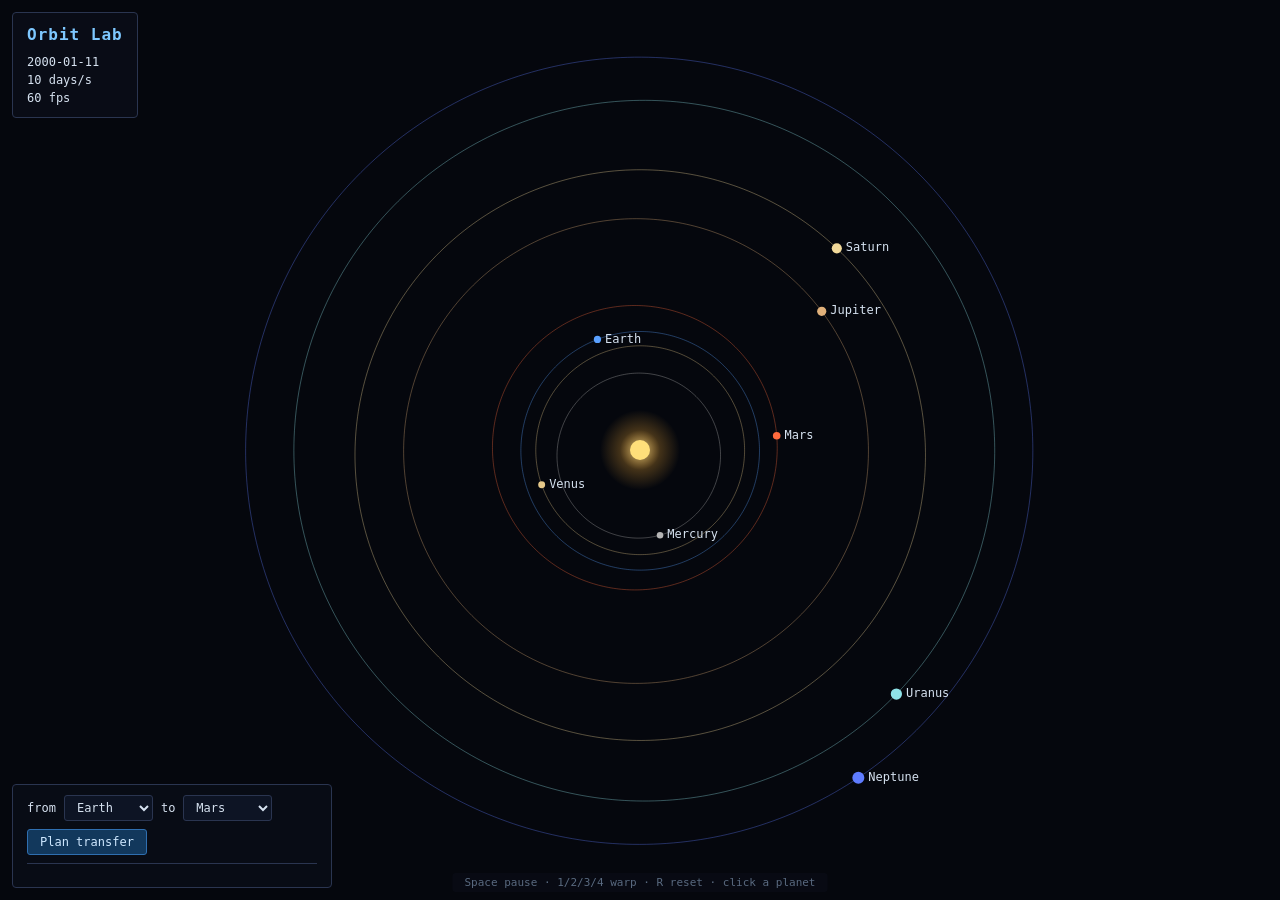
<file: experiments/harness/orbit-lab/orbit-lab.html>
<!DOCTYPE html>
<html lang="en">
<head>
<meta charset="UTF-8">
<meta name="viewport" content="width=device-width, initial-scale=1.0">
<title>Orbit Lab</title>
<style>
  * { margin: 0; padding: 0; box-sizing: border-box; }
  html, body {
    width: 100%; height: 100%; overflow: hidden;
    background: #05070d;
    font-family: 'SF Mono', 'Menlo', 'Consolas', monospace;
    color: #d6e2f0;
  }
  #canvas {
    position: fixed; top: 0; left: 0;
    background: #05070d;
    display: block;
  }
  .panel {
    position: fixed;
    background: rgba(10, 14, 24, 0.85);
    border: 1px solid #2a3550;
    border-radius: 4px;
    padding: 10px 14px;
    font-size: 12px;
    line-height: 1.5;
    color: #d6e2f0;
  }
  #hud {
    top: 12px; left: 12px;
  }
  #hud .title {
    font-size: 16px;
    font-weight: 700;
    color: #7ec8ff;
    margin-bottom: 6px;
    letter-spacing: 1px;
  }
  #hud .row {
    display: flex;
    gap: 12px;
  }
  #info {
    top: 12px; right: 12px;
    min-width: 180px;
    display: none;
  }
  #info .pname {
    font-size: 14px;
    font-weight: 700;
    color: #7ec8ff;
    margin-bottom: 6px;
  }
  #info .kv {
    display: flex;
    justify-content: space-between;
    gap: 16px;
  }
  #info .kv .k { color: #8aa0b8; }
  #planner {
    bottom: 12px; left: 12px;
    width: 320px;
  }
  #planner select, #planner button {
    font-family: inherit;
    font-size: 12px;
    background: #0d1424;
    color: #d6e2f0;
    border: 1px solid #2a3550;
    border-radius: 3px;
    padding: 4px 8px;
  }
  #planner .selrow {
    display: flex;
    gap: 8px;
    align-items: center;
    margin-bottom: 8px;
  }
  #planner button {
    background: #12385c;
    border-color: #2f6fb0;
    color: #cfe8ff;
    cursor: pointer;
    padding: 5px 12px;
  }
  #planner button:hover { background: #1a4d80; }
  #result {
    margin-top: 8px;
    padding-top: 8px;
    border-top: 1px solid #2a3550;
    white-space: pre-line;
    color: #b8c8dd;
    min-height: 14px;
  }
  #result .rlabel { color: #7ec8ff; font-weight: 700; margin-bottom: 4px; }
  .help {
    position: fixed;
    bottom: 8px;
    left: 50%;
    transform: translateX(-50%);
    font-size: 11px;
    color: #5a6a80;
    background: rgba(10, 14, 24, 0.6);
    padding: 3px 12px;
    border-radius: 3px;
  }
</style>
</head>
<body>
  <canvas id="canvas"></canvas>

  <div id="hud" class="panel">
    <div class="title">Orbit Lab</div>
    <div class="row"><span id="date">2000-01-01</span></div>
    <div class="row"><span id="warp">10 days/s</span></div>
    <div class="row"><span id="fps">0 fps</span></div>
  </div>

  <div id="info" class="panel"></div>

  <div id="planner" class="panel">
    <div class="selrow">
      <label for="origin">from</label>
      <select id="origin"></select>
      <label for="dest">to</label>
      <select id="dest"></select>
    </div>
    <button id="plan">Plan transfer</button>
    <div id="result"></div>
  </div>

  <div class="help">Space pause · 1/2/3/4 warp · R reset · click a planet</div>

<script>
'use strict';

// ===================== PHYSICS MODULE =====================
   const AU_KM = 1.496e8;
   const GM_SUN = 1.327e11; // km^3/s^2
   const DAY_S = 86400;
   const DEG = Math.PI / 180;

   function norm360(deg) {
     let x = deg % 360;
     if (x < 0) x += 360;
     return x;
   }
   // normalize an angle (deg) to (-180, 180]
   function norm180(deg) {
     let x = ((deg + 180) % 360 + 360) % 360 - 180;
     if (x === -180) x = 180;
     return x;
   }

   const planets = [
     { id: 'mercury', name: 'Mercury', color: '#b5b5b5', a: 0.387, e: 0.2056, T: 87.97,  L0: 252.25, w: 77.46 },
     { id: 'venus',   name: 'Venus',   color: '#e6c98a', a: 0.723, e: 0.0068, T: 224.70, L0: 181.98, w: 131.53 },
     { id: 'earth',   name: 'Earth',   color: '#5aa0ff', a: 1.000, e: 0.0167, T: 365.25, L0: 100.46, w: 102.94 },
     { id: 'mars',    name: 'Mars',    color: '#ff6a3d', a: 1.524, e: 0.0934, T: 686.98, L0: 355.45, w: 336.04 },
     { id: 'jupiter', name: 'Jupiter', color: '#e0b07a', a: 5.203, e: 0.0489, T: 4332.6, L0: 34.40,  w: 14.73 },
     { id: 'saturn',  name: 'Saturn',  color: '#f2d99a', a: 9.537, e: 0.0565, T: 10759,  L0: 49.94,  w: 92.60 },
     { id: 'uranus',  name: 'Uranus',  color: '#8fe3e8', a: 19.19, e: 0.0457, T: 30687,  L0: 313.23, w: 170.96 },
     { id: 'neptune', name: 'Neptune', color: '#5f7cff', a: 30.07, e: 0.0113, T: 60190,  L0: 304.88, w: 44.97  }
   ];
   const planetById = {};
   planets.forEach(function (p) { planetById[p.id] = p; });

   // Solve the orbital elements at time t (days) -> heliocentric AU position.
   // Returns { x, y (AU), lon (rad), r (AU), v (km/s) }.
   function positionAt(id, tDays) {
     const p = planetById[id];
     if (!p) return null;
     const wRad = p.w * DEG;
     let M = norm360(p.L0 - p.w + 360 * tDays / p.T) * DEG;
     // Newton iteration to solve E - e sin E = M
     let E = M;
     for (let i = 0; i < 12; i++) {
       const f = E - p.e * Math.sin(E) - M;
       const df = 1 - p.e * Math.cos(E);
       E = E - f / df;
     }
     const nu = 2 * Math.atan2(
       Math.sqrt(1 + p.e) * Math.sin(E / 2),
       Math.sqrt(1 - p.e) * Math.cos(E / 2)
     );
     const r = p.a * (1 - p.e * Math.cos(E)); // AU
     const lon = nu + wRad;
     const x = r * Math.cos(lon);
     const y = r * Math.sin(lon);
     const v = Math.sqrt(GM_SUN * (2 / (r * AU_KM) - 1 / (p.a * AU_KM)));
     return { x: x, y: y, lon: lon, r: r, v: v };
   }

   function hohmann(originId, destId) {
     const o = planetById[originId];
     const d = planetById[destId];
     if (!o || !d) return null;
     const r1 = o.a * AU_KM;
     const r2 = d.a * AU_KM;
     const at = (r1 + r2) / 2;
     const v1 = Math.sqrt(GM_SUN / r1);
     const vt1 = Math.sqrt(GM_SUN * (2 / r1 - 1 / at));
     const dv1 = Math.abs(vt1 - v1);
     const v2 = Math.sqrt(GM_SUN / r2);
     const vt2 = Math.sqrt(GM_SUN * (2 / r2 - 1 / at));
     const dv2 = Math.abs(v2 - vt2);
     const dv_total = dv1 + dv2;
     const transfer_days = Math.PI * Math.sqrt(at * at * at / GM_SUN) / DAY_S;
     const phase_angle_deg = norm180(180 - 360 * transfer_days / d.T);

     // Next launch window: step 1 day at a time, up to 20000 days from sim time.
     let window_date = null;
     let window_in_days = null;
     let found = false;
     for (let k = 0; k <= 20000; k++) {
       const t = state.simDays + k;
       const lonO = positionAt(originId, t).lon;
       const lonD = positionAt(destId, t).lon;
       const diff = norm180((lonD - lonO) / DEG);
       if (Math.abs(diff - phase_angle_deg) <= 1.0) {
          found = true;
          window_in_days = k;
          window_date = dateStr(state.simDays + k);
          break;
       }
     }
     return {
       dv1_kms: dv1,
       dv2_kms: dv2,
       dv_total_kms: dv_total,
       transfer_days: transfer_days,
       phase_angle_deg: phase_angle_deg,
       window_date: found ? window_date : null,
       window_in_days: found ? window_in_days : null
     };
   }

   const state = { simDays: 0, paused: false, warp: 10 };

   window.OrbitLab = {
     planets: planets,
     state: state,
     positionAt: positionAt,
     hohmann: hohmann
    };

// ===================== RENDER + UI MODULE =====================
   const J2000_MS = Date.UTC(2000, 0, 1, 12, 0, 0);

   const canvas = document.getElementById('canvas');
   const ctx = canvas.getContext('2d');
   const elDate = document.getElementById('date');
   const elWarp = document.getElementById('warp');
   const elFps = document.getElementById('fps');
   const elInfo = document.getElementById('info');
   const elPlanner = document.getElementById('planner');
   const elResult = document.getElementById('result');
   const elOrigin = document.getElementById('origin');
   const elDest = document.getElementById('dest');
   const elPlan = document.getElementById('plan');

   let W = 0, H = 0, DPR = 1;

   function resize() {
     DPR = window.devicePixelRatio || 1;
     W = window.innerWidth;
     H = window.innerHeight;
     canvas.width = Math.round(W * DPR);
     canvas.height = Math.round(H * DPR);
     canvas.style.width = W + 'px';
     canvas.style.height = H + 'px';
     ctx.setTransform(DPR, 0, 0, DPR, 0, 0);
    }
    window.addEventListener('resize', resize);
   resize();

    // Screen mapping helpers. origin at center of screen.
   function cx() { return W / 2; }
   function cy() { return H / 2; }
   function currentScale() { return Math.min(W, H) / 900; }
   function R(d) {
     const s = currentScale();
     return (50 + 100 * Math.log(1 + d)) * s;
    }
    // Simpler, angle-preserving map using r and lon directly:
    function toScreenLon(r, lon) {
     return [cx() + R(r) * Math.cos(lon), cy() - R(r) * Math.sin(lon)];
    }

   // Fill the planner selects
   planets.forEach(function (p) {
     elOrigin.appendChild(new Option(p.name, p.id));
     elDest.appendChild(new Option(p.name, p.id));
    });
    elOrigin.value = 'earth';
    elDest.value = 'mars';

   let selected = null;        // planet id
   let transfer = null;        // {originId, destId, info} or null

   // ---------- UI ----------
   function dateStr(tDays) {
     const d = new Date(J2000_MS + tDays * 86400000);
     const y = d.getUTCFullYear();
     const m = String(d.getUTCMonth() + 1).padStart(2, '0');
     const day = String(d.getUTCDate()).padStart(2, '0');
     return y + '-' + m + '-' + day;
   }
   function updateWarpLabel() {
     elWarp.textContent = state.warp + ' days/s' + (state.paused ? ' (paused)' : '');
    }
   function showInfo(id) {
     const p = planetById[id];
     const pos = positionAt(id, state.simDays);
     elInfo.style.display = 'block';
     elInfo.innerHTML =
       '<div class="pname">' + p.name + '</div>' +
       kv('a (AU)', p.a.toFixed (3)) +
       kv('e', p.e.toFixed(4)) +
       kv('period (d)', p.T.toFixed(2)) +
       kv('dist Sun (AU)', pos.r.toFixed(3)) +
       kv('speed (km/s)', pos.v.toFixed(2));
   }
   function kv(k, v) {
     return '<div class="kv"><span class="k">' + k + '</span><span>' + v + '</span></div>';
   }

   window.addEventListener('keydown', function (e) {
     if (e.code === 'Space') {
       state.paused = !state.paused;
       updateWarpLabel();
       e.preventDefault();
      } else if (e.key === '1') { state.warp = 1; updateWarpLabel(); }
      else if (e.key === '2') { state.warp = 10; updateWarpLabel(); }
      else if (e.key === '3') { state.warp = 100; updateWarpLabel(); }
      else if (e.key === '4') { state.warp = 1000; updateWarpLabel(); }
      else if (e.key === 'r' || e.key === 'R') {
        state.simDays = 0;
        transfer = null;
        renderPlannerResult(null);
       }
    });

   function planetRadiusPx(p) {
     // Jupiter largest -> map by log of a
     const t = Math.log(p.a + 1) / Math.log(30.07 + 1);
     return 3 + 3 * t;
   }

   canvas.addEventListener('mousedown', function (e) {
     const mx = e.offsetX, my = e.offsetY;
     let best = null, bestD = 12;
      planets.forEach(function (p) {
        const pos = positionAt(p.id, state.simDays);
        const s = toScreenLon(pos.r, pos.lon);
        const d = Math.hypot(s[0] - mx, s[1] - my);
        if (d < bestD) { bestD = d; best = p; }
      });
      if (best) {
        selected = best.id;
        showInfo(selected);
       } else {
        selected = null;
        elInfo.style.display = 'none';
       }
    });

   elPlan.addEventListener('click', function () {
     const o = elOrigin.value, d = elDest.value;
     if (o === d) {
       renderPlannerResult(null, 'origin and destination are the same planet');
       transfer = null;
       return;
      }
     const info = hohmann(o, d);
     transfer = { originId: o, destId: d, info: info };
     renderPlannerResult(info, null);
    });

   function renderPlannerResult(info, warn) {
     if (warn) {
       elResult.innerHTML = '<span class="rlabel">' + warn + '</span>';
       return;
      }
      if (!info) {
        elResult.innerHTML = '';
       return;
      }
      let s = '';
      s += '<div class="rlabel">Transfer: ' + planetById[transfer.originId].name + ' → ' + planetById[transfer.destId].name + '</div>';
      s += 'dv1:      ' + info.dv1_kms.toFixed(3) + ' km/s\n';
      s += 'dv2:      ' + info.dv2_kms.toFixed(3) + ' km/s\n';
      s += 'Δv total: ' + info.dv_total_kms.toFixed(3) + ' km/s\n';
      s += 'Transfer: ' + info.transfer_days.toFixed(1) + ' days\n';
      s += 'Phase:    ' + info.phase_angle_deg.toFixed(1) + '°\n';
      if (info.window_in_days === null) {
        s += 'Window:   none within 20000 days';
      } else {
        const winT = state.simDays + info.window_in_days;
        s += 'Window:   ' + dateStr(winT) + '  (+' + info.window_in_days + ' d)';
      }
      elResult.innerHTML = s;
    }

   // ---------- Drawing ----------
   function drawOrbit(p) {
     ctx.beginPath();
     const N = 360;
     for (let i = 0; i <= N; i++) {
       const t = p.T * (i / N);
       const pos = positionAt(p.id, t);
       const s = toScreenLon(pos.r, pos.lon);
       if (i === 0) ctx.moveTo(s[0], s[1]);
       else ctx.lineTo(s[0], s[1]);
      }
      ctx.strokeStyle = p.color;
      ctx.globalAlpha = 0.35;
      ctx.lineWidth = 1;
      ctx.stroke();
      ctx.globalAlpha = 1;
   }

   function drawTransfer() {
     if (!transfer) return;
     const o = planetById[transfer.originId];
     const d = planetById[transfer.destId];
     const r1 = o.a * AU_KM, r2 = d.a * AU_KM;
     const at = (r1 + r2) / 2;
     const eT = Math.abs((r2 - r1) / (r2 + r1)); // transfer ellipse ecc
      // Perihelion at the origin planet's current azimuth; the half-ellipse
     // (argument 0..π) sweeps from the origin orbit out to the destination orbit.
     const lonO = positionAt(transfer.originId, state.simDays).lon;
     const rp_peric = Math.min(r1, r2) / AU_KM;
     const rp_apo = Math.max(r1, r2) / AU_KM;
     const N = 180;
     ctx.beginPath();
     for (let i = 0; i <= N; i++) {
       const nu = Math.PI * (i / N); // 0..PI (180 deg of the transfer arc)
       const rp = (at * (1 - eT * eT) / (1 + eT * Math.cos(nu))) / AU_KM;
       const lon = lonO + nu;
       const s = toScreenLon(rp, lon);
       if (i === 0) ctx.moveTo(s[0], s[1]); else ctx.lineTo(s[0], s[1]);
    }
      ctx.strokeStyle = '#7ec8ff';
      ctx.globalAlpha = 0.95;
      ctx.setLineDash([6, 4]);
      ctx.lineWidth = 2;
      ctx.stroke();
      ctx.setLineDash([]);
      ctx.globalAlpha = 1;

      // Mark launch at perihelion point and arrival at aphelion point.
      ctx.fillStyle = '#7ec8ff';
      ctx.beginPath();
      ctx.arc(toScreenLon(rp_peric, lonO)[0], toScreenLon(rp_peric, lonO)[1], 4, 0, 2 * Math.PI);
      ctx.fill();
      ctx.fillStyle = d.color;
      ctx.beginPath();
      ctx.arc(toScreenLon(rp_apo, lonO + Math.PI)[0], toScreenLon(rp_apo, lonO + Math.PI)[1], 4, 0, 2 * Math.PI);
      ctx.fill();
       }

   function drawPlanet(p) {
     const pos = positionAt(p.id, state.simDays);
     const s = toScreenLon(pos.r, pos.lon);
     const rad = planetRadiusPx(p);
     ctx.beginPath();
     ctx.arc(s[0], s[1], rad, 0, 2 * Math.PI);
     ctx.fillStyle = p.color;
     ctx.fill();
     if (p.id === selected) {
       ctx.beginPath();
       ctx.arc(s[0], s[1], rad + 4, 0, 2 * Math.PI);
       ctx.strokeStyle = '#7ec8ff';
       ctx.lineWidth = 1.5;
       ctx.stroke();
      }
     ctx.fillStyle = '#d6e2f0';
     ctx.font = '12px monospace';
     ctx.textBaseline = 'middle';
     ctx.fillText(p.name, s[0] + rad + 4, s[1]);
    }

   function drawSun() {
     const g = ctx.createRadialGradient(cx(), cy(), 0, cx(), cy(), 28 * currentScale() + 12);
     g.addColorStop(0, 'rgba(255,230,150,0.9)');
     g.addColorStop(0.5, 'rgba(255,180,60,0.25)');
     g.addColorStop(1, 'rgba(255,180,60,0)');
     ctx.fillStyle = g;
     ctx.beginPath();
     ctx.arc(cx(), cy(), 28 * currentScale() + 12, 0, 2 * Math.PI);
     ctx.fill();
     ctx.fillStyle = '#ffdf7a';
     ctx.beginPath();
     ctx.arc(cx(), cy(), 8 * currentScale() + 2, 0, 2 * Math.PI);
     ctx.fill();
    }

   function render() {
     ctx.fillStyle = '#05070d';
     ctx.fillRect(0, 0, W, H);
     planets.forEach(drawOrbit);
     drawTransfer();
     drawSun();
     planets.forEach(drawPlanet);
    }

   // ---------- Loop ----------
   let last = performance.now();
   let fpsAcc = 0, fpsCount = 0, fpsLast = last;
   function loop(now) {
     const dt = (now - last) / 1000;
     last = now;
     if (!state.paused) {
        state.simDays += state.warp * dt;
      }
     render();
     elDate.textContent = dateStr(state.simDays);
     elWarp.textContent = state.warp + ' days/s' + (state.paused ? ' (PAUSED)' : '');
      // fps
     fpsAcc += dt;
     fpsCount++;
     if (now - fpsLast >= 500) {
       const fps = Math.round(fpsCount / fpsAcc);
       elFps.textContent = fps + ' fps';
       fpsAcc = 0; fpsCount = 0; fpsLast = now;
      }
      requestAnimationFrame(loop);
      }
     requestAnimationFrame(loop);

</script>

</body>
</html>
</file>
